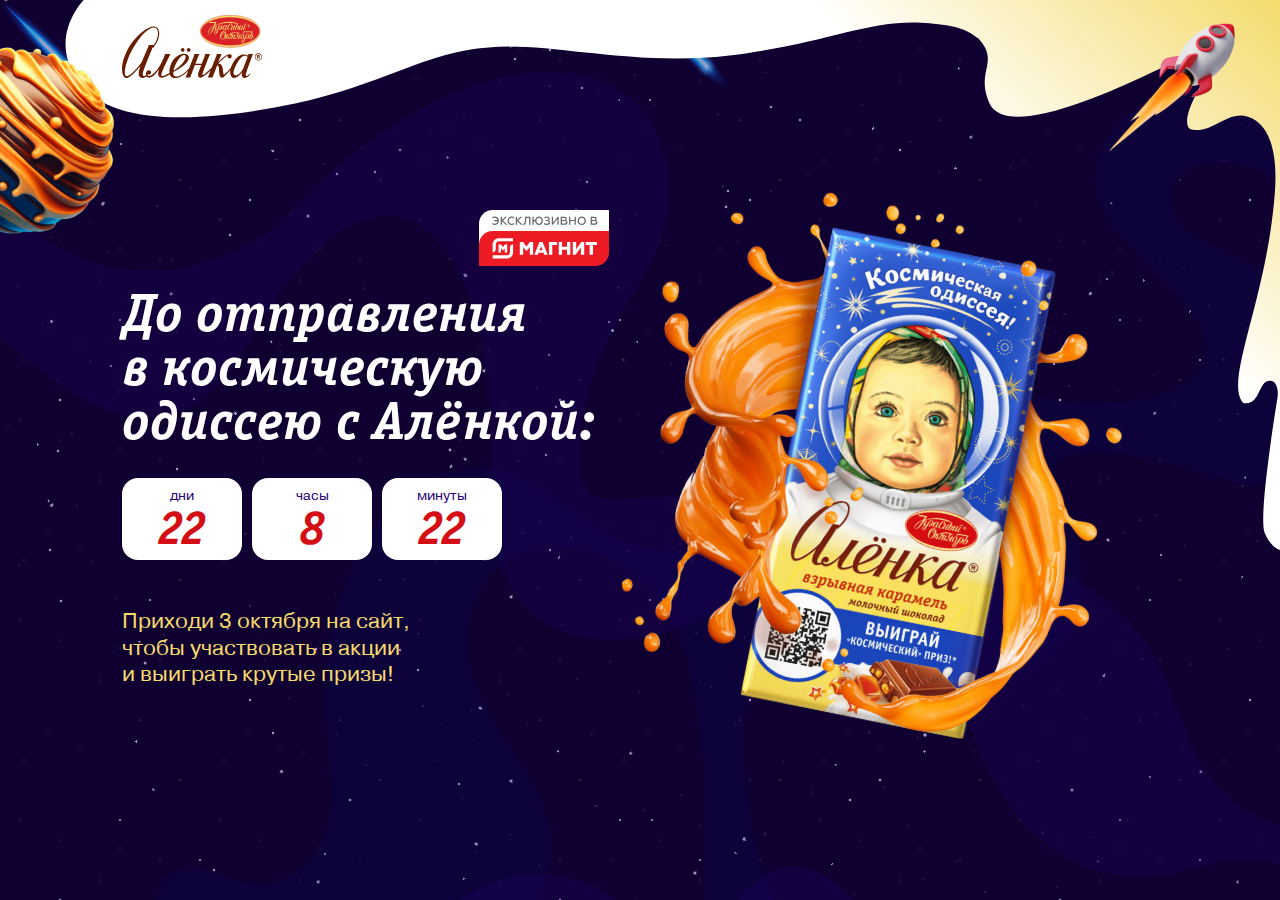
<file: promo.html>
<!DOCTYPE html>
<html lang="ru">
  <head>
    <meta charset="UTF-8" />
    <meta http-equiv="X-UA-Compatible" content="IE=edge" />
    <meta name="viewport" content="width=device-width, initial-scale=1.0" />
    <meta name="description" content="Приходи 3 октября на сайт, чтобы участвовать в акции и выиграть крутые призы!" />
    <meta name="theme-color" content="#000000" />
    <link rel="shortcut icon" href="./assets/img/favicon.ico" type="image/x-icon" />
    <link rel="apple-touch-icon" href="./assets/img/icons/apple-touch-icon.png" />
    <link rel="apple-touch-icon" sizes="57x57" href="./assets/img/icons/apple-touch-icon-57x57.png" />
    <link rel="apple-touch-icon" sizes="72x72" href="./assets/img/icons/apple-touch-icon-72x72.png" />
    <link rel="apple-touch-icon" sizes="76x76" href="./assets/img/icons/apple-touch-icon-76x76.png" />
    <link rel="apple-touch-icon" sizes="114x114" href="./assets/img/icons/apple-touch-icon-114x114.png" />
    <link rel="apple-touch-icon" sizes="120x120" href="./assets/img/icons/apple-touch-icon-120x120.png" />
    <link rel="apple-touch-icon" sizes="144x144" href="./assets/img/icons/apple-touch-icon-144x144.png" />
    <link rel="apple-touch-icon" sizes="152x152" href="./assets/img/icons/apple-touch-icon-152x152.png" />
    <link rel="apple-touch-icon" sizes="180x180" href="./assets/img/icons/apple-touch-icon-180x180.png" />
    <link rel="stylesheet" href="./assets/css/styles.min.css" />
    <title>Алёнка</title>
  </head>
  <body class="body">
    <main class="main">
      <!--Section--HERO-->
      <section class="section section--promo">
        <div class="space-bg">
          <div class="stars-sky"></div>
          <div class="stars-sky"></div>
          <img src="./assets/img/hero/meteor.png" alt="Падающая звезда" class="meteor" />
          <img src="./assets/img/hero/meteor.png" alt="Падающая звезда" class="meteor" />
          <img src="./assets/img/svg/promo_bg.svg" alt="Фоновые линии" class="bg-lines" />
          <img src="./assets/img/svg/promo_bg2.svg" alt="Логотип Алёнка" class="bg-head" />
        </div>
        <div class="section-container">
          <picture class="promo-logo">
            <source media="(min-width:1024px)" srcset="./assets/img/svg/logo-promo.svg" />
            <source media="(max-width:1023px)" srcset="./assets/img/svg/logo-promo-white.svg" />
            <img src="./assets/img/svg/logo-promo.svg" alt="Магнит" />
          </picture>
          <div class="promo">
            <div class="promo__text">
              <img src="./assets/img/svg/magnet.svg" alt="Логотип Алёнка" class="magnet" />
              <h1 class="promo-title">До отправления <br />в космическую <br />одиссею с Алёнкой:</h1>
              <ul class="date-counter">
                <li>
                  <span>дни</span>
                  <p data-js="timer-days">22</p>
                </li>
                <li>
                  <span>часы</span>
                  <p data-js="timer-hours">8</p>
                </li>
                <li>
                  <span>минуты</span>
                  <p data-js="timer-minutes">22</p>
                </li>
              </ul>
              <p class="promo-subtitle">Приходи 3 октября на сайт, чтобы участвовать в акции и выиграть крутые призы!</p>
            </div>
            <div class="promo__image">
              <div class="heroImageScene">
                <img src="./assets/img/hero/alenka.png" alt="Алёнка" class="animated" />
                <img src="./assets/img/hero/alenka_bg.png" alt="Алёнка" />
              </div>
            </div>
          </div>
          <p class="promo-subtitle hidden">Приходи 3 октября на сайт, чтобы участвовать в акции и выиграть крутые призы!</p>
        </div>
        <div class="promo-rocket cube">
          <div class="rocket">
            <img src="./assets/img/hero/raketa2.png" alt="Ракета" class="animated" />
            <img src="./assets/img/hero/raketa.png" alt="Ракета" />
          </div>
        </div>
        <div class="planet planet--small cube">
          <img src="./assets/img/hero/planet_small.png" alt="Алёнка" />
        </div>
      </section>
    </main>
    <script src="./assets/js/timer.js" type="module" defer></script>
    <script src="./assets/js/scripts.js" type="module" defer></script>
  </body>
</html>
</file>
<file: assets/css/styles.min.css>
:root{--color: #1fb946;--biege: #f4db6c;--biege-dark: #fdda52;--red: #d30e14;--button-hover: #af252a;--invalid: #d30e14;--blue-dark: #27007a;--black: #000000;--brown: #681e00;--white: #ffffff;--backdrop: rgba(0, 0, 0, 0.3);--nav-link-color: #05065a;--bg: #05003a;--menu-gradient: linear-gradient(120deg, #f4db6c, #fff8d8, #f4db6c);--modal-bg-radial: radial-gradient(#d3c587 0%, #f4db6c 100%);--modal-bg: linear-gradient(90deg, rgba(244, 219, 108, 1) 0%, rgba(255, 255, 255, 1) 50%, rgba(244, 219, 108, 1) 100%);--paragmatica: "Pragmatica regular", verdana;--paragmatica-bold: "Pragmatica bold", verdana;--serif: "serif", sans-serif;font-synthesis:none;text-rendering:optimizeLegibility;-webkit-font-smoothing:antialiased;-moz-osx-font-smoothing:grayscale}.preloader{display:block;width:100%;height:100%;min-height:100vh;position:fixed;left:0px;top:0px;z-index:99999;pointer-events:all;overflow:hidden}.preloader .space-bg{background:var(--bg);transition:1s cubic-bezier(0.62, 0.18, 0.6, 0.91);opacity:1;height:150vh}.preloader .preloader__rocket{display:flex;flex-wrap:wrap;justify-content:center;align-items:center;align-content:center;width:100%;height:100%;position:absolute;transition:1s cubic-bezier(0.62, 0.18, 0.6, 0.91)}.preloader .preloader__rocket .rocket{left:auto;top:auto;width:150px;height:150px;transform:translate(-20%, 0%);transition:1s}.preloader.hidden{pointer-events:none}.preloader.hidden .space-bg{opacity:0}.preloader.hidden .rocket{opacity:0}@font-face{font-family:"Pragmatica regular";src:url("../fonts/ok-pragmatica-regular.woff2") format("woff2"),url("../fonts/ok-pragmatica-regular.woff") format("woff");font-weight:400;font-style:normal;font-display:swap}@font-face{font-family:"Pragmatica bold";src:url("../fonts/ok-pragmatica-bold.woff2") format("woff2"),url("../fonts/ok-pragmatica-bold.woff") format("woff");font-weight:600;font-style:normal;font-display:swap}@font-face{font-family:"serif";src:url("../fonts/serif.woff2") format("woff2"),url("../fonts/serif.woff") format("woff");font-weight:400;font-style:oblique;font-display:swap}*,*:before,*:after{box-sizing:border-box;margin:0;padding:0}html,body{height:100%;font-family:var(--paragmatica);-webkit-font-smoothing:antialiased;-moz-osx-font-smoothing:grayscale}header,footer{width:100%}img,picture{display:block;-o-object-fit:cover;object-fit:cover;max-width:100%}button{display:flex;flex-wrap:wrap;gap:12px;justify-content:center;align-items:center;align-content:center;outline:none;background:none;border:none;padding:0;cursor:pointer}a{display:inline-block;text-decoration:none;cursor:pointer;color:inherit}.cube:before{content:"";display:block;width:100%;padding-top:100%}input{outline:none}ul,menu,ol{list-style:none}input[type=date],input[type=time]{width:100%;min-width:100%;-webkit-appearance:none;-moz-appearance:none;appearance:none}h1,h2,h3,h4,h5,h6{display:block;font-weight:400;font-family:var(--serif);font-style:oblique}.title.title--h1{font-size:74px;line-height:1.05}@media screen and (max-width: 1279px){.title.title--h1{font-size:58px}}@media screen and (max-width: 767px){.title.title--h1{font-size:36px}}.title.title--h2{font-size:46px;line-height:1.2;text-transform:uppercase}.title.title--h2 strong{font-size:68px}@media screen and (max-width: 767px){.title.title--h2{font-size:24px}.title.title--h2 strong{font-size:34px}}.title.title--h3{font-size:40px;line-height:1.2}@media screen and (max-width: 1365px){.title.title--h3{font-size:36px}}@media screen and (max-width: 1279px){.title.title--h3{font-size:30px}}@media screen and (max-width: 1023px){.title.title--h3{font-size:40px}}.title.title--h4{font-size:30px;line-height:1.2}@media screen and (max-width: 1365px){.title.title--h4{font-size:28px}}@media screen and (max-width: 1279px){.title.title--h4{font-size:20px}}@media screen and (max-width: 767px){.title.title--h4{font-size:30px}}.subtitle{font-size:36px;line-height:1.3;color:var(--biege)}@media screen and (max-width: 1279px){.subtitle{font-size:30px}}@media screen and (max-width: 767px){.subtitle{font-size:20px}}@-webkit-keyframes rotate{from{transform:rotate(0deg)}to{transform:rotate(360deg)}}@keyframes rotate{from{transform:rotate(0deg)}to{transform:rotate(360deg)}}@-webkit-keyframes moveUpDown{0%{transform:translateY(0)}50%{transform:translateY(-8%)}100%{transform:translateY(0)}}@keyframes moveUpDown{0%{transform:translateY(0)}50%{transform:translateY(-8%)}100%{transform:translateY(0)}}@-webkit-keyframes raketa{0%{transform:skale(1) translate(0%, 0%)}50%{transform:scale(0.8) translate(5%, -5%)}100%{transform:translateY(1) translate(0%, 0%)}}@keyframes raketa{0%{transform:skale(1) translate(0%, 0%)}50%{transform:scale(0.8) translate(5%, -5%)}100%{transform:translateY(1) translate(0%, 0%)}}@-webkit-keyframes fallingStar{0%{transform:translate(-500px, -500px)}40%{transform:translate(-500px, -500px)}60%{transform:translate(3500px, 3500px)}to{transform:translate(3500px, 3500px)}}@keyframes fallingStar{0%{transform:translate(-500px, -500px)}40%{transform:translate(-500px, -500px)}60%{transform:translate(3500px, 3500px)}to{transform:translate(3500px, 3500px)}}.history{display:block;width:100%;height:100vh;position:fixed;left:0px;top:0px;z-index:9999;pointer-events:none;opacity:0;visibility:hidden;transition:opacity 1s;color:var(--white)}.history.active{pointer-events:all;opacity:1;visibility:visible}.history .button--white{position:absolute;left:50px;top:50px;z-index:10}@media screen and (max-width: 1439px){.history .button--white{left:30px;top:30px}}@media screen and (max-width: 1023px){.history .button--white{left:20px;top:20px;font-size:16px}}.history .scroll-down{position:absolute;right:100px;bottom:100px;z-index:10;width:70px;height:70px}@media screen and (max-width: 1439px){.history .scroll-down{width:50px;height:50px;right:50px;bottom:50px}}@media screen and (max-width: 1023px){.history .scroll-down{width:42px;height:42px;right:20px;bottom:75px}}.history-scens,.history-scens__item{position:absolute;width:100%;height:100vh;left:0px;top:0px;z-index:2;display:flex;flex-wrap:wrap;justify-content:center;align-items:center;align-content:center;pointer-events:all}.history-rocket-image{position:relative;width:300px;height:300px}@media screen and (max-width: 1023px){.history-rocket-image{width:200px;height:200px}}.history-scens__item{z-index:3;transition:1s cubic-bezier(0.62, 0.18, 0.6, 0.91)}.history-rocket{transition:1s cubic-bezier(0.62, 0.18, 0.6, 0.91) 0s;transform:scale(1) translate(-40%, 80%);opacity:0}.history-text__list{display:flex;flex-wrap:wrap;justify-content:center;align-items:center;align-content:center;position:absolute;width:100%;height:150px;bottom:60px;font-size:48px;line-height:1.25;font-family:var(--serif);font-style:oblique;color:var(--biege);margin-top:auto}@media screen and (max-width: 1439px){.history-text__list{bottom:40px;font-size:40px}}@media screen and (max-width: 1023px){.history-text__list{padding:0px 20px;font-size:28px;bottom:110px}.history-text__list br{display:none}}.history-text__list span{color:var(--white)}.history-text__list li{position:absolute;bottom:0px;text-align:center}.history-text__list li:nth-child(4){position:relative}.history-text__list li p{display:inline-block}@media screen and (max-width: 1023px){.history-text__list li{padding:0px 10px}}.history-text__list li:before{content:"“";font-size:300px;line-height:.5;position:absolute;right:100%;margin-right:-64px;opacity:.2;top:0px;font-family:var(--paragmatica)}@media screen and (max-width: 1439px){.history-text__list li:before{font-size:200px;margin-right:-50px}}@media screen and (max-width: 1023px){.history-text__list li:before{margin-right:0px;right:auto;left:-10px}}.history-text{transform:translate(0%, 0%);opacity:1}.history-text .history-text__item{transition:.3s ease-in-out .35s;opacity:0}.meteorits{background:url("../img/history/meteorites.png") no-repeat right top;background-size:auto 100%;transform:scale(1) translate(40%, -40%);opacity:0}@media screen and (max-width: 1023px){.meteorits{background:url("../img/history/meteorites_mobil.png") no-repeat right top;background-size:100% auto;transform:scale(1) translate(50%, -20%)}}.magnit-galaxy{background:url("../img/history/magneto.png") no-repeat right top;background-size:auto 80%;transform:scale(1) translate(40%, -40%);opacity:0}@media screen and (max-width: 1023px){.magnit-galaxy{background:url("../img/history/magneto_mobil.png") no-repeat center top;background-size:140% auto}}.magnit-logo{transform:translate(0%, -30%)}.magnit-logo img{position:absolute;top:60px}@media screen and (max-width: 1439px){.magnit-logo img{top:50px;width:120px}}@media screen and (max-width: 1023px){.magnit-logo img{top:20px;right:20px;width:120px}}.magnit-logo2{transform:translate(0%, -30%)}.magnit-logo2 img{position:absolute;width:192px;top:60px}@media screen and (max-width: 1439px){.magnit-logo2 img{top:50px;width:120px}}@media screen and (max-width: 1023px){.magnit-logo2 img{top:20px;right:20px;width:140px}}.karamel-planet{transform:translate(10%, -30%);opacity:0}@media screen and (max-width: 1023px){.karamel-planet{transform:translate(40%, 0%)}}.karamel-planet .planet{transition:1s cubic-bezier(0.62, 0.18, 0.6, 0.91);transform:scale(0);position:absolute;right:0px;top:0px;width:130vh}@media screen and (max-width: 1023px){.karamel-planet .planet{width:80vh}}.karamel-planet .planet img{-webkit-animation:moveUpDown 5s ease-in-out infinite;animation:moveUpDown 5s ease-in-out infinite}.final-slide{display:flex;flex-wrap:wrap;justify-content:center;align-items:center;align-content:center;transform:translate(0%, 20%);opacity:0;transition:.8s cubic-bezier(0.62, 0.18, 0.6, 0.91)}.final-slide .final-slide-container{display:flex;flex-wrap:wrap;justify-content:center;align-items:center;align-content:center;width:100%;max-width:1200px}@media screen and (max-width: 1439px){.final-slide .final-slide-container{max-width:1024px}}@media screen and (max-width: 1279px){.final-slide .final-slide-container{max-width:calc(100% - 100px)}.final-slide .final-slide-container br{display:none}}@media screen and (max-width: 1023px){.final-slide .final-slide-container{max-width:calc(100% - 40px)}}.final-slide .final-slide__text{width:50%}@media screen and (max-width: 1023px){.final-slide .final-slide__text{width:100%;order:2}}.final-slide .final-slide__text h2{font-size:48px;line-height:1.2;color:var(--biege)}@media screen and (max-width: 1439px){.final-slide .final-slide__text h2{font-size:40px}}@media screen and (max-width: 1023px){.final-slide .final-slide__text h2{font-size:28px;text-align:center}}.final-slide .final-slide__text h2 span{color:var(--white)}.final-slide .final-slide__image{position:relative;width:50%}@media screen and (max-width: 1023px){.final-slide .final-slide__image{width:90%}}.intro-text{transform:translate(0%, -50%)}@media screen and (max-width: 1023px){.intro-text{transform:translate(0%, -100%)}}.intro-text h2{position:absolute;top:8%;font-family:var(--serif);font-style:oblique;font-size:44px;font-weight:400;line-height:1.2;text-align:left}@media screen and (max-width: 1439px){.intro-text h2{font-size:38px}}@media screen and (max-width: 1023px){.intro-text h2{font-size:28px}}.home-inside{background:url("../img/history/home_inside.png") no-repeat center center/cover;transform:scale(2) translate(0%, 20%);opacity:0}@media screen and (max-width: 1023px){.home-inside{background:url("../img/history/home_inside_mobil.png") no-repeat center center/cover;transform:scale(5) translate(0%, 5%)}}.home-outside{height:200%;background:url("../img/history/home.png") no-repeat center bottom/cover;transform:scale(1.7) translate(0%, 50%);opacity:1}@media screen and (max-width: 1023px){.home-outside{height:125%;transform:scale(1) translate(0%, 110%);background:url("../img/history/home_mobil.png") no-repeat center bottom/cover}}.scene--7 .final-slide{transition:.5s ease-out .5s;transform:translate(0%, 0%);opacity:1}.scene--7 .history-text{transform:translate(0%, 30%);opacity:0}.scene--7 .history-text__item--4{opacity:1}.scene--7 .magnit-logo2{transform:scale(1) translate(0%, 0%)}.scene--6 .history-text__item--4{opacity:1}.scene--6 .history-rocket{transform:scale(0.3) translate(100%, -10%);opacity:0}.scene--6 .magnit-galaxy{transform:scale(3) translate(0%, 0%);opacity:0}.scene--6 .karamel-planet{opacity:1}.scene--6 .karamel-planet .planet{transform:scale(1)}.scene--5 .history-text__item--3{opacity:1}.scene--5 .meteorits{transform:scale(1) translate(-100%, 100%);opacity:0}.scene--5 .magnit-galaxy{transform:scale(1) translate(0%, 0%);opacity:1}@media screen and (max-width: 1023px){.scene--5 .magnit-galaxy{transform:scale(1) translate(0%, 5%)}}.scene--5 .magnit-logo{transform:scale(1) translate(0%, 0%)}.scene--5 .history-rocket{transform:scale(0.3) translate(55%, 20%);opacity:1}@media screen and (max-width: 1023px){.scene--5 .history-rocket{transform:scale(0.2) translate(-200%, 30%)}}.scene--4 .history-rocket{transform:scale(0.5) translate(-40%, 60%);opacity:1}@media screen and (max-width: 1023px){.scene--4 .history-rocket{transform:scale(0.5) translate(-60%, 25%)}}.scene--4 .history-text__item--2{opacity:1}.scene--4 .meteorits{transform:scale(1) translate(5%, -10%);opacity:1}@media screen and (max-width: 1023px){.scene--4 .meteorits{transform:scale(1) translate(0%, 0%)}}.scene--3 .history-rocket{transform:scale(1) translate(0%, 0%);opacity:1}.scene--3 .history-text__item--1{opacity:1}.scene--2 .home-outside{transform:scale(1) translate(0%, -35%);opacity:1}@media screen and (max-width: 1023px){.scene--2 .home-outside{transform:scale(1) translate(0%, -10%)}}.scene--2 .history-text{transform:translate(0%, 30%);opacity:0}.scene--2 .history-text__item--1{opacity:1}.scene--1 .intro-text{transform:translate(0%, 0%)}@media screen and (max-width: 1023px){.scene--1 .intro-text{transform:translate(0%, 22%)}}.scene--1 .home-outside{transform:scale(0.54) translate(0%, -35%);opacity:.5}@media screen and (max-width: 1023px){.scene--1 .home-outside{transform:scale(0.5) translate(0%, 0%)}}.scene--1 .home-inside{transform:scale(1) translate(0%, 0%);opacity:1}.scene--1 .history-text{transform:translate(0%, 30%);opacity:0}.section--promo{color:var(--white);height:auto;min-height:100vh;overflow:hidden}.section--promo .section-container{padding:0px 20px;justify-content:flex-start;align-items:center;align-content:center;height:100%;min-height:100vh;width:80%;min-width:1200px;max-width:80%}.promo-logo{position:absolute;top:15px;width:174px}@media screen and (max-width: 767px){.promo-logo{width:30px}}.promo{display:flex;width:100%;justify-content:center;align-items:center;align-content:center;margin-bottom:auto}.promo .magnet{width:200px;margin-left:auto;position:relative;right:-80px}.promo__text{display:flex;max-width:580px;flex-wrap:wrap;gap:20px;width:47%}.promo__image{position:relative;display:grid;place-items:center;max-width:646px;width:53%;margin-top:50px}.promo__image:before{content:"";display:block;width:100%;padding-top:100%}.promo-title{font-size:64px;line-height:1}.promo-subtitle{font-size:34px;color:var(--biege);line-height:1.2;margin-top:20px;max-width:448px}.promo-subtitle.hidden{display:none}.date-counter{display:inline-flex;gap:10px;margin:30px 0px}.date-counter li{display:grid;place-items:center;width:120px;height:82px;border-radius:16px;z-index:1;padding:12px;background:var(--white)}.date-counter li span{font-size:14px;line-height:1;color:var(--blue-dark)}.date-counter li p{font-family:var(--serif);font-style:oblique;font-size:48px;line-height:1;color:var(--red)}.promo-rocket{display:block;width:200px;position:absolute;right:3.2%;top:2.5%}@media screen and (max-width: 1440px){.promo-logo{width:140px}.promo .magnet{width:160px}.promo-title{font-size:60px}.promo-subtitle{font-size:28px;max-width:378px}.date-counter{margin:20px 0px}.promo-rocket{width:130px;right:3.5%}}@media screen and (max-width: 1366px){.promo{justify-content:space-between}.promo .magnet{width:130px;right:0px}.promo-title{font-size:54px}.promo-subtitle{font-size:22px;max-width:294px}.section--promo .section-container{width:84%;min-width:auto;max-width:84%}.promo__image{max-width:550px;margin-top:30px}.date-counter{margin:10px 0px}}@media screen and (max-width: 1279px){.promo-title{font-size:36px}.date-counter li{width:90px;height:60px;border-radius:12px;z-index:1;padding:8px}.date-counter li span{font-size:11px}.date-counter li p{font-size:34px}.promo-subtitle{font-size:20px;max-width:304px}.promo-logo{width:110px}}@media screen and (max-width: 1023px){.section--promo .section-container{display:block;padding:40px 20px;margin:0 auto;height:100%;min-height:100vh;width:100%;min-width:320px;max-width:100%}.promo-title{margin-top:10px}.promo-subtitle{text-align:center;margin:0 auto;display:none}.promo-subtitle.hidden{display:block;margin-bottom:20px;margin-top:20px}.promo-logo{position:relative;left:50%;transform:translate(-100%, 0%);top:0px;width:130px;margin-bottom:-56px}.promo .magnet{width:98px;left:50%;margin-left:26px;margin-top:15px}.promo{max-width:400px;justify-content:center;flex-wrap:wrap;margin:0 auto}.promo__text{max-width:100%;flex-wrap:nowrap;flex-direction:column;gap:20px;width:100%}.promo__image{max-width:100%;width:100%;margin-top:30px}.section--promo .planet.planet--small{display:none}.promo-rocket{width:100px;position:absolute;right:auto;left:50%;transform:translate(-50%, 230px);margin-left:130px;z-index:10}}.section--hero{color:var(--white);padding-top:68px;overflow:hidden}@media screen and (max-width: 767px){.section--hero{padding-top:50px}}.section--hero .planet.planet--small{transform:translate(-50%, 100px);z-index:0}@media screen and (max-width: 1023px){.section--hero .planet.planet--small{left:auto;right:0px;transform:translate(40%, 150px)}}@media screen and (max-width: 767px){.section--hero .planet.planet--small{width:109px;transform:translate(50%, 70px)}}.section--hero .scroll-down{margin:0 auto;margin-top:-70px;position:relative;z-index:2}@media screen and (max-width: 1279px){.section--hero .scroll-down{margin-top:-50px}}@media screen and (max-width: 1023px){.section--hero .scroll-down{margin:0;margin-top:-50px;margin-left:auto}}@media screen and (max-width: 767px){.section--hero .scroll-down{margin-top:-30px}}@media screen and (max-width: 767px){.section--hero .section-container{padding-top:50px;padding-bottom:0px}}.rocket{display:block;position:absolute;left:0px;top:0px;width:100%;height:100%}.rocket img{position:absolute;left:0px;bottom:0px;width:100%;height:100%}.rocket img.animated{-webkit-animation:raketa .3s ease-out infinite;animation:raketa .3s ease-out infinite}.heroImageScene{position:absolute;width:100%;height:100%;left:0px;top:0px;transform:rotate(11deg)}.heroImageScene img{position:absolute;width:100%;height:100%;left:0px;top:0px;-webkit-user-select:none;-moz-user-select:none;-ms-user-select:none;user-select:none}.heroImageScene img.animated{top:4%;-webkit-animation:moveUpDown 3s ease-in-out infinite;animation:moveUpDown 3s ease-in-out infinite}.hero{display:flex;flex-wrap:wrap;width:100%;justify-content:space-between;align-items:flex-start;align-content:flex-start;position:relative;margin-top:46px;z-index:2}@media screen and (max-width: 767px){.hero{margin-top:0px}}.hero__text{display:flex;position:relative;flex-direction:column;gap:38px;width:55%}@media screen and (max-width: 1023px){.hero__text{width:100%}}@media screen and (max-width: 767px){.hero__text{gap:14px}}.hero__text .magnet-logo{width:192px;margin-left:auto;margin-bottom:-50px;margin-right:-50px}@media screen and (max-width: 1279px){.hero__text .magnet-logo{margin-bottom:-25px;margin-right:-25px;width:150px}}@media screen and (max-width: 1023px){.hero__text .magnet-logo{order:3;margin-bottom:0px;margin-right:0px;margin-top:-40px}}@media screen and (max-width: 767px){.hero__text .magnet-logo{width:128px;margin-top:-20px;margin-bottom:20px}}.hero__text .title{max-width:640px}@media screen and (max-width: 1023px){.hero__text .title{max-width:550px;order:1}}@media screen and (max-width: 767px){.hero__text .title{max-width:325px}}.hero__text .subtitle{max-width:620px}@media screen and (max-width: 1023px){.hero__text .subtitle{order:2}}@media screen and (max-width: 767px){.hero__text .subtitle{max-width:310px}}.hero__image{width:45%}@media screen and (max-width: 1023px){.hero__image{width:100%;max-width:600px;margin:0 auto}}.hero__image .hero__image-wrapper{display:block;width:620px;position:relative}@media screen and (max-width: 1279px){.hero__image .hero__image-wrapper{width:110%}}@media screen and (max-width: 1023px){.hero__image .hero__image-wrapper{width:100%}}.scroll-down{width:54px;height:54px}@media screen and (max-width: 767px){.scroll-down{width:32px;height:32px}}.hero__runtext{display:block;position:relative;width:1000%;z-index:1}.section--rules{padding-top:70px;padding-bottom:100px;z-index:2}.rules{display:flex;width:100%;flex-wrap:wrap;justify-content:center;align-items:flex-start;align-content:flex-start;position:relative;gap:50px;padding:24px 30px;border-radius:46px;background:radial-gradient(70% 240.71% at 49.62% 52.1%, rgba(255, 255, 255, 0.9) 0%, rgba(244, 219, 108, 0.9) 100%);color:var(--brown);text-align:center;counter-reset:item;z-index:1}.rules li{position:relative;width:calc((100% - 200px)/5)}.rules li:before{content:counter(item, decimal-leading-zero);counter-increment:item;font-family:var(--serif);font-style:oblique;font-size:128px;line-height:1;opacity:.1}.rules li .button{position:absolute;width:204px;left:50%;transform:translate(-50%, 0%)}.rules li .title{position:relative;width:calc(100% + 50px);transform:translate(-25px, 0%);color:var(--red);margin-bottom:4px;margin-top:-45px}.rules li p{font-size:18px;line-height:1.1;margin-bottom:8px}@media screen and (max-width: 1365px){.rules{gap:20px}.rules li{width:calc((100% - 80px)/5)}.rules li:before{font-size:100px}.rules li .title{width:calc(100% + 20px);transform:translate(-10px, 0%);margin-top:-40px}.rules li p{font-size:16px}}@media screen and (max-width: 1279px){.rules{gap:10px}.rules li{width:calc((100% - 40px)/5)}.rules li:before{font-size:100px}.rules li .title{width:calc(100% + 10px);transform:translate(-5px, 0%)}.rules li p{font-size:15px}}@media screen and (max-width: 1023px){.rules{gap:10px;padding-bottom:40px}.rules li{position:static;width:calc((100% - 10px)/2)}.rules li:before{font-size:100px}.rules li .title{width:100%;transform:translate(0px, 0%)}.rules li p{font-size:18px}.rules li .button{bottom:-25px}}@media screen and (max-width: 767px){.rules{gap:24px;padding:20px;padding-bottom:40px;margin-bottom:320px;border-radius:32px}.rules li{width:100%}.rules li:before{font-size:128px}.rules li p br{display:none}.rules li .button{bottom:-25px}}.section--prizes{z-index:3;text-align:center;overflow:visible;color:var(--brown);background-size:100% auto}.section--prizes .section-container{z-index:2}.section--prizes .button.button--big,.section--winners .button.button--big{position:relative;bottom:-55px;margin:0 auto}@media screen and (max-width: 1279px){.section--prizes .button.button--big,.section--winners .button.button--big{bottom:-65px}}@media screen and (max-width: 1023px){.section--prizes .button.button--big,.section--winners .button.button--big{bottom:-55px}}@media screen and (max-width: 767px){.section--prizes .button.button--big,.section--winners .button.button--big{bottom:-45px}}.section--winners .button.button--big{margin-top:-55px}@media screen and (max-width: 1279px){.section--winners .button.button--big{margin-top:-65px}}@media screen and (max-width: 1023px){.section--winners .button.button--big{bottom:-88px;margin-top:-75px}}@media screen and (max-width: 767px){.section--winners .button.button--big{bottom:-55px;margin-top:-70px}}.yellow-gradient{display:block;position:absolute;top:-70px;width:100%;height:calc(100% + 140px);-o-object-fit:fill;object-fit:fill}@media screen and (max-width: 1023px){.yellow-gradient{top:-50px;height:calc(100% + 100px)}}@media screen and (max-width: 767px){.yellow-gradient{top:-30px;height:calc(100% + 60px)}}.yellow-gradient img{position:absolute;width:100%;height:100%;-o-object-fit:fill;object-fit:fill}@media screen and (max-width: 767px){.section--winners .yellow-gradient{top:-20px;height:calc(100% + 40px)}}.prizes{display:flex;flex-wrap:wrap;justify-content:center;align-items:flex-end;align-content:flex-end;margin-top:30px}.prizes .title{text-transform:uppercase}.prizes__primary{width:25%}@media screen and (max-width: 1023px){.prizes__primary{width:100%;margin-bottom:40px}}.prizes__primary .prize{background:var(--white);padding-top:40px}@media screen and (max-width: 767px){.prizes__primary .prize{padding-bottom:30px}}.prize__list{width:75%}@media screen and (max-width: 1023px){.prize__list{width:100%}}.prize__list>.title{font-size:32px}.prize__list ul{display:flex;flex-wrap:wrap;justify-content:center;align-items:flex-end;align-content:flex-end}.prize__list ul li{width:33.333333%}@media screen and (max-width: 1023px){.prize__list ul li{width:100%}}.prize{border-radius:46px;padding:20px;max-width:500px;margin:0 auto;z-index:1}@media screen and (max-width: 767px){.prize{padding-bottom:0px}}.prize .prize__image{max-width:300px;margin:0 auto}.prize h4.title{margin-top:-20px;margin-bottom:20px;min-height:72px;color:var(--red)}@media screen and (max-width: 1365px){.prize h4.title{min-height:67.19px;margin-bottom:10px}}@media screen and (max-width: 1279px){.prize h4.title{min-height:48px}}@media screen and (max-width: 1023px){.prize h4.title{font-size:30px;min-height:1px}}.prize p{font-size:15px;line-height:1.125;min-height:64.5px}@media screen and (max-width: 1365px){.prize p{font-size:14px;min-height:63px}}@media screen and (max-width: 1279px){.prize p{font-size:11px;min-height:54px}}@media screen and (max-width: 1023px){.prize p{font-size:16px;min-height:1px}}.section--test{overflow:hidden;color:var(--white);z-index:0}.section--test .section-container{justify-content:center}.test{width:100%;margin-top:100px}@media screen and (max-width: 767px){.test{margin-top:250px}}.test .title--h2{max-width:634px;text-align:center;padding-top:50px;margin:0 auto}.test .title--h2 strong{color:var(--biege)}.step-counter{display:inline-block;color:var(--red);font-family:var(--serif);font-style:oblique;font-size:32px;transition:.3s;opacity:1}.step-counter.hidden{opacity:0}@media screen and (max-width: 767px){.step-counter{display:block;width:100%;margin-bottom:5px;font-size:20px}}.steps{display:block;width:100%;max-width:1000px;margin:40px auto;height:auto}@media screen and (max-width: 1023px){.steps{min-height:auto}}.step{display:none;width:100%;position:relative;padding:0px 50px;color:var(--biege);opacity:0;visibility:hidden;pointer-events:none;transition:opacity .3s}@media screen and (max-width: 767px){.step{padding:0px}}.step>.step{padding:0px}.step.active{display:inline-block}@media screen and (max-width: 1023px){.step.active{display:flex;flex-wrap:wrap;justify-content:center}}.step.visible{opacity:1;visibility:visible;pointer-events:all}.step .white{color:var(--white)}.step__text{display:inline-flex;flex-wrap:wrap;justify-content:flex-start;align-items:flex-start;align-content:flex-start;gap:24px;width:55%;max-width:488px;float:left}@media screen and (max-width: 1023px){.step__text{width:100%;max-width:100%;float:none}}.step__text.full{width:100%;max-width:650px}.step__text.final{display:flex;flex-direction:column;justify-content:center;align-items:center;align-content:center;width:100%;max-width:100%}.step__text.final .rocket{position:relative;width:230px;height:230px}.step__text.final b{display:block;max-width:600px;margin:0 auto;text-align:center}.step__text.final .button{min-width:400px;margin-top:10px}@media screen and (max-width: 767px){.step__text.final .button{min-width:100%}}.step__text h2{font-size:48px;line-height:1}@media screen and (max-width: 1023px){.step__text h2{margin-bottom:40px}}@media screen and (max-width: 767px){.step__text h2{font-size:32px;margin-bottom:30px}}.step__text h3{font-size:46px;line-height:1}@media screen and (max-width: 1023px){.step__text h3{margin-bottom:40px}}@media screen and (max-width: 767px){.step__text h3{font-size:32px;margin-bottom:30px}}.step__text b{font-size:32px;line-height:1;font-family:var(--serif);font-style:oblique}@media screen and (max-width: 767px){.step__text b{font-size:24px}}.step__text p{font-size:24px;line-height:1.2;margin-top:36px}@media screen and (max-width: 767px){.step__text p{font-size:14px}}.step__text span,.step__text p{color:var(--white)}.step__actions{display:inline-flex;flex-wrap:wrap;justify-content:flex-start;align-items:flex-start;align-content:flex-start;gap:30px;width:44%;max-width:400px;float:right}@media screen and (max-width: 1023px){.step__actions{width:100%;float:none}}.step__actions .form{max-width:100%;width:100%}.step__actions .form .file-reset{right:20px;top:20px}.step__actions .form .download-file{width:100%;height:400px}@media screen and (max-width: 767px){.step__actions .form .download-file{height:280px}}.step__actions .form .label-for-file{width:100%;max-width:100%;height:100%;border:2px dashed var(--biege);border-radius:46px;background-color:rgba(0,0,0,0);display:flex;flex-direction:column;align-items:center;justify-content:center;position:relative;z-index:1}@media screen and (max-width: 767px){.step__actions .form .label-for-file{border-radius:30px}}.step__actions .form .label-for-file.invalid{border:2px dashed var(--invalid)}.step__actions .form .label-for-file.loaded{border:none}.step__actions .form .label-for-file .label__text{margin:0;font-size:24px;color:gray}.step__actions .form .label-for-file img{position:absolute;width:100px;height:90px}.section--lk .section-container{z-index:2}.section--lk .bg-lines{min-height:120vh}@media screen and (max-width: 767px){.section--lk{margin-top:0px}.section--lk .hero__runtext{margin-bottom:10px}}.lk-hero{width:100%}.lk-hero .title{text-align:center;margin-top:100px;margin-bottom:30px}@media screen and (max-width: 767px){.lk-hero .title{margin-top:0px}}.user-info{display:flex;flex-wrap:wrap;width:100%;max-width:420px;margin:0 auto;gap:14px;position:relative;z-index:4}.user-info li{width:100%;text-align:center}.user-info h2{font-size:32px;line-height:1;color:var(--biege)}@media screen and (max-width: 767px){.user-info h2{font-size:28px}}.user-info a{display:inline-flex;justify-content:center;align-items:center;align-content:center;font-size:16px;gap:6px;border-bottom:1px solid rgba(255,255,255,0);transition:.3s}.user-info a:hover span{border-bottom:1px solid rgba(255,255,255,.8)}.user-info button{margin:0 auto;cursor:pointer;color:var(--white);border-bottom:1px solid rgba(255,255,255,.8)}.user-info button:hover{color:var(--biege);border-bottom:1px solid var(--biege)}.section.section--winners{z-index:2}.section--slider{padding-top:150px;background-size:100% auto;text-align:center;color:var(--white);overflow:hidden;z-index:0}.section--slider .title{width:100%}.section--slider .title span{color:var(--biege)}@media screen and (max-width: 767px){.section--slider{padding-top:100px}}.subtitle.subtitle--lk{font-size:24px;line-height:1.2;max-width:680px;margin:0 auto;margin-top:34px}.subtitle.subtitle--lk a{color:var(--white);border-bottom:1px solid var(--white)}@media screen and (max-width: 767px){.subtitle.subtitle--lk{font-size:18px}.subtitle.subtitle--lk br{display:none}}.slider-button{display:flex;flex-wrap:wrap;justify-content:center;align-items:center;align-content:center;width:100%;gap:33px;margin-top:55px;position:relative;overflow:hidden}@media screen and (max-width: 1279px){.slider-button{flex-direction:column}}.slider-button .try-count{position:absolute;margin-left:720px}@media screen and (max-width: 1279px){.slider-button .try-count{font-size:18px;position:relative;margin-left:0px}}.try-count{display:inline-block;color:var(--biege);font-family:var(--serif);font-style:oblique;font-size:24px;line-height:1}.look{display:flex;flex-wrap:wrap;justify-content:space-between;align-items:center;align-content:flex-end;width:400px;padding:30px;border-radius:46px;position:relative;z-index:1;overflow:hidden;background:var(--black)}.look:before{content:"";display:block;width:100%;padding-top:135%}.look img{position:absolute;left:0px;top:0px;width:100%;height:100%;opacity:1;transition:.3s;-webkit-user-select:none;-moz-user-select:none;-ms-user-select:none;user-select:none;pointer-events:none}.look:hover img{opacity:.7}.look:hover .look__buttons{transform:translate(0px, 0px);opacity:1}.swiper--look{margin-top:40px;width:100%;overflow:visible}.swiper--look .swiper-slide{width:auto}@media screen and (max-width: 767px){.look{width:302px;padding:20px;border-radius:34px}.look:hover img{opacity:1}}.look__buttons{display:flex;width:calc(100% - 60px);flex-wrap:wrap;justify-content:space-between;align-items:center;position:absolute;left:30px;bottom:30px;transition:.3s;transform:translate(0px, 10px);opacity:0}@media screen and (max-width: 767px){.look__buttons{opacity:1;transform:translate(0px, 0px);left:20px;bottom:20px;width:calc(100% - 40px)}}.look__buttons .button.button--biege{font-size:20px;height:54px;padding:0px 24px}@media screen and (max-width: 767px){.look__buttons .button.button--biege{font-size:16px;height:40px;padding:0px 16px;transform:translate(0px, 0px)}}.body{display:flex;width:100%;height:100vh;flex-direction:column;justify-content:space-between;align-items:center;align-content:flex-start;position:relative;color:var(--brown);background-attachment:fixed;overflow-x:hidden;overflow-y:scroll;font-family:var(--paragmatica);font-weight:normal}@media screen and (max-width: 1023px){.body{background-attachment:scroll}}.body.freez{overflow-x:hidden;overflow-y:hidden}.body.body--history{overflow-x:hidden;overflow-y:hidden}.body.body--history header,.body.body--history footer,.body.body--history section{opacity:0;pointer-events:none;-webkit-user-select:none;-moz-user-select:none;-ms-user-select:none;user-select:none}.main{flex:1;width:100%;position:relative;z-index:1}header,footer,section{transition:opacity 1s}.space-bg{position:absolute;left:0px;top:0px;width:100%;height:100%;overflow:hidden;z-index:0;background:#000 url("../img/svg/space.svg") repeat left top}.space-bg img{opacity:1;position:absolute;left:0px;top:0px;width:100%;height:100%;-o-object-fit:cover;object-fit:cover;z-index:2}.space-bg img.history-bg{opacity:.5}.space-bg img.bg-lines{-o-object-fit:fill;object-fit:fill}@media screen and (max-width: 1023px){.space-bg img.bg-lines{-o-object-fit:cover;object-fit:cover}}.space-bg img.meteor{z-index:1;width:auto;height:auto;left:0%;top:0%;-webkit-animation:fallingStar 10s linear infinite 0s;animation:fallingStar 10s linear infinite 0s}.space-bg img.meteor+.meteor{left:50%;-webkit-animation:fallingStar 10s linear infinite .5s;animation:fallingStar 10s linear infinite .5s}.space-bg img.bg-head{width:100%;height:auto;-o-object-fit:contain;object-fit:contain}@media screen and (max-width: 1023px){.space-bg img.bg-head{display:none}}.space-bg:before{content:"";position:absolute;left:0px;top:0px;width:100%;height:100%;background:#27007a;z-index:2;opacity:.4}.space-bg .stars-sky:first-child{transform:rotate(30deg) scale(1)}.space-bg .stars-sky:first-child:before{-webkit-animation:fadeOut 2s ease-in-out infinite .75s;animation:fadeOut 2s ease-in-out infinite .75s}.space-bg .stars-sky:first-child:after{-webkit-animation:fadeOut 3s ease-in-out infinite 1.2s;animation:fadeOut 3s ease-in-out infinite 1.2s}.stars-sky{position:absolute;left:0px;top:0px;width:100%;height:100%;overflow:hidden;background:url("../img/svg/space.svg") repeat left top;background-size:200px 200px}.stars-sky:before{content:"";position:absolute;left:0px;top:0px;width:100%;height:100%;background:url("../img/svg/space.svg") repeat left top;-webkit-animation:fadeOut 2s ease-in-out infinite;animation:fadeOut 2s ease-in-out infinite;transform:rotate(45deg) scale(1.3)}.stars-sky:after{content:"";position:absolute;left:0px;top:0px;width:100%;height:100%;background:url("../img/svg/space.svg") repeat left top;-webkit-animation:fadeOut 3s ease-in-out infinite;animation:fadeOut 3s ease-in-out infinite;transform:rotate(-35deg) scale(1)}@-webkit-keyframes fadeOut{0%{opacity:0}50%{opacity:1}100%{opacity:0}}@keyframes fadeOut{0%{opacity:0}50%{opacity:1}100%{opacity:0}}.section{display:block;position:relative;width:100%}.section.full{min-height:100vh}.section-container{display:flex;width:100%;flex-wrap:wrap;position:relative;margin:0 auto;height:auto;z-index:1}@media screen and (min-width: 1366px){.section-container{max-width:1240px}}@media screen and (min-width: 1280px)and (max-width: 1365px){.section-container{max-width:1180px}}@media screen and (min-width: 1024px)and (max-width: 1279px){.section-container{max-width:960px}}@media screen and (min-width: 768px)and (max-width: 1023px){.section-container{padding:0px 20px;max-width:768px}}@media screen and (max-width: 767px){.section-container{padding:0px 20px;max-width:480px}}.header{display:block;position:fixed;width:100%;height:68px;background:var(--white);background:linear-gradient(80deg, #f8f2d5 0%, #ffffff 10%, #ffffff 40%, #f8f2d5 60%, #ffffff 75%, #ffffff 85%, #f8f2d5 100%);top:0px;left:0px;z-index:10;box-shadow:0px 0px 20px rgba(0,0,0,.2)}.header .section-container{display:flex;height:100%;justify-content:space-between;align-items:center;align-content:center}@media screen and (max-width: 767px){.header{height:50px}}.logo{display:inline-flex;flex-wrap:nowrap;align-items:flex-end;align-content:flex-end;gap:32px;position:relative;top:-4px}.logo img,.logo picture{display:block;height:auto}.logo .logo-alenka{width:100px}.logo .logo-magnit{width:120px}@media screen and (min-width: 1280px){.logo{gap:32px}}@media screen and (min-width: 1024px)and (max-width: 1279px){.logo{gap:20px}.logo .logo-alenka{width:70px}.logo .logo-magnit{width:80px}}@media screen and (max-width: 767px){.logo{top:0px;gap:14px}.logo .logo-alenka{width:78px}.logo .logo-magnit{width:30px}}.header__buttons{display:inline-flex;justify-content:flex-end;align-items:center;align-content:center;gap:16px}.header__buttons .button.button--icon{display:none}@media screen and (min-width: 768px){.header__buttons .button.button--icon{display:flex}}.header__rocket{position:absolute;width:120px;right:24px;left:100%;transform:translate(-100%, -20px);margin-left:-24px;pointer-events:none;-webkit-user-select:none;-moz-user-select:none;-ms-user-select:none;user-select:none;z-index:1}@media screen and (max-width: 850px){.header__rocket{display:none}}@media screen and (max-width: 1279px){.header__rocket{width:70px;transform:translate(-90%, -12px)}}.burger{flex-wrap:wrap;justify-content:center;align-items:center;position:relative;z-index:3;width:30px;height:30px;order:3;cursor:pointer}.burger:before,.burger:after{content:"";position:absolute;width:100%;height:3px;background:var(--blue-dark);transition:400ms ease-out}.burger span{position:absolute;width:100%;height:3px;transition:400ms ease-out;font-size:0px;background:none;background:var(--blue-dark);opacity:1;transform:translate(0%, 0%)}.burger:before{transform:rotate(0deg) translate(0%, 8px)}.burger:after{transform:rotate(0deg) translate(0%, -8px)}.burger.is-open span{opacity:0;transform:translate(50%, 0%)}.burger.is-open:before{transform:rotate(45deg) translate(0%, 0%)}.burger.is-open:after{transform:rotate(-45deg) translate(0%, 0%)}@media screen and (max-width: 1023px){.burger{display:flex}}@media screen and (min-width: 1024px){.burger{display:none}}.menu-backdrop{width:auto}@media screen and (max-width: 1023px){.menu-backdrop{display:block;width:100%;height:100%;min-height:100vh;background:rgba(0,0,0,0);position:fixed;left:0;top:0;z-index:-1;opacity:0;overflow-x:hidden;overflow-y:auto;-webkit-overflow-scrolling:touch;visibility:hidden;pointer-events:none;transition:opacity 320ms linear 400ms,visibility 320ms linear 400ms}.menu-backdrop .theme-switcher{display:flex}.menu-backdrop .theme-switcher.active{border:1px solid var(--white)}.menu-backdrop.is-open{opacity:1;visibility:visible;pointer-events:all;transition:opacity 320ms linear 0ms,visibility 320ms linear 0ms}.menu-backdrop.is-open .menu-body{transform:translate(0%, 0%)}}.menu-body{display:flex;flex-wrap:wrap;height:auto}@media screen and (max-width: 1023px){.menu-body{flex-wrap:nowrap;width:100%;min-width:200px;height:calc(100% - 68px);margin-top:68px;flex-direction:column;justify-content:center;align-items:center;align-content:center;position:absolute;right:0px;top:0px;z-index:1;background:var(--menu-gradient);transform:translate(101%, 0%);transition:transform 500ms cubic-bezier(0.39, 0.25, 0.18, 0.85)}}@media screen and (max-width: 1023px)and (max-width: 767px){.menu-body{height:calc(100% - 50px);margin-top:50px}}@media screen and (max-width: 1023px){.menu-body .button{width:100%;margin-top:40px}}@media screen and (min-width: 1024px){.menu-body{justify-content:flex-end;align-items:center}}.menu{width:auto}@media screen and (max-width: 1023px){.menu{display:flex;width:100%;align-content:center;justify-content:center;align-items:center;overflow-x:hidden;overflow-y:scroll;-webkit-overflow-scrolling:touch;padding:20px 20px 70px 20px}.menu__list{display:flex;flex-wrap:wrap;margin:0 auto;max-width:200px;width:100%}.menu__list li{text-align:center;width:100%;z-index:1}}@media screen and (max-width: 1023px)and (min-width: 768px){.menu__list li:last-child{display:none}}@media screen and (max-width: 1023px){.menu__list li .menu__link{display:block;position:relative;width:100%;text-align:center;font-family:var(--paragmatica-bold);font-size:24px;padding:18px 0px;color:var(--nav-link-color);-webkit-user-select:none;-moz-user-select:none;-ms-user-select:none;user-select:none}}@media screen and (min-width: 1024px){.menu__list{display:flex;flex-wrap:wrap}}@media screen and (min-width: 1024px)and (min-width: 1280px){.menu__list{gap:32px}}@media screen and (min-width: 1024px)and (min-width: 1024px)and (max-width: 1279px){.menu__list{gap:20px}}@media screen and (min-width: 1024px){.menu__list>li:last-child{display:none}.menu__list>li>.menu__link{display:inline-block;position:relative;font-family:var(--paragmatica-bold);color:var(--nav-link-color);font-size:16px;line-height:1.1;cursor:pointer;transition:.3s}}@media screen and (min-width: 1024px)and (min-width: 1024px)and (max-width: 1279px){.menu__list>li>.menu__link{font-size:14px}}@media screen and (min-width: 1024px){.menu__list>li>.menu__link:before{content:"";width:0%;height:2px;background:var(--nav-link-color);position:absolute;left:auto;right:0px;top:100%;transition:width .3s}}@media screen and (min-width: 1024px){.menu__list>li>.menu__link:hover:before{width:100%;left:0px;right:auto}}.footer{display:block;width:100%;position:relative;bottom:0px;left:0px;background-size:100% auto;color:var(--white);padding:100px 0px 30px 0px}.footer .section-container{display:flex;flex-wrap:wrap;justify-content:space-between;gap:20px;font-size:12px}.footer .section-container a{border-bottom:1px solid var(--white)}.footer .section-container a:hover{color:var(--biege);border-bottom:1px solid var(--biege)}@media screen and (max-width: 767px){.footer .section-container{flex-direction:column;justify-content:center;align-items:center;align-content:center;text-align:center}.footer .section-container p{max-width:245px}}@media screen and (max-width: 767px){.footer{padding:60px 0px 30px 0px}}.buttonWrapper{display:inline-flex;flex-wrap:wrap;align-items:center;align-content:center;gap:16px}.buttonWrapper.ta--c{justify-content:center}.button>*{pointer-events:none}.button{background:var(--red);font-family:var(--paragmatica-bold);height:50px;padding:0px 36px;font-size:18px;-webkit-user-select:none;-moz-user-select:none;-ms-user-select:none;user-select:none;display:inline-flex;position:relative;overflow:hidden;flex-wrap:wrap;justify-content:center;align-items:center;align-content:center;gap:12px;color:var(--white);border-radius:50px;line-height:1;transition:.3s;z-index:1}.button:hover{background:var(--button-hover)}.button.full{width:100%}.button.button--small{height:32px;padding:0px 20px;font-size:15px}@media screen and (max-width: 767px){.button.button--small{font-size:13px}}.button.button--big{height:62px;font-size:22px;font-family:var(--serif);font-style:oblique}@media screen and (max-width: 767px){.button.button--big{font-size:18px}.button.button--big img,.button.button--big svg,.button.button--big picture{width:20px}}.button.button--biege{background:var(--biege);height:62px;font-size:24px;font-family:var(--paragmatica);color:var(--black);box-shadow:-4px 6px 0px 0px var(--red)}@media screen and (max-width: 767px){.button.button--biege.vk{gap:10px}}.button.button--biege.vk:after{content:"";width:26px;height:16px;background:url("../img/svg/vk.svg") no-repeat center center/cover}@media screen and (max-width: 767px){.button.button--biege.vk:after{width:17px;height:10px}}.button.button--blue{background:var(--blue-dark);width:auto;height:40px;font-size:16px;font-family:var(--paragmatica-bold);color:var(--white);margin:18px 0px}.button.button--blue img{width:18px;height:18px}.button.button--submit{font-family:var(--paragmatica);font-size:16px;height:40px}.button.button--icon{height:32px;width:32px;padding:0px;border-radius:8px;background:var(--blue-dark)}.button.button--icon img{width:55%;height:55%}.button.button--white{height:34px;padding:0px 16px;border-radius:10px;background:rgba(255,255,255,.7);color:var(--brown);font-family:var(--paragmatica)}.button.button--white:hover{background:#fff}.button:disabled{opacity:.3;pointer-events:none}.backdrop{display:grid;place-items:center;position:fixed;z-index:50;left:0px;top:0px;width:100%;height:100vh;background:rgba(0,0,0,.3);opacity:0;overflow-x:hidden;overflow-y:auto;pointer-events:none;visibility:hidden;transition:.2s linear 0s;-webkit-overflow-scrolling:touch}.backdrop.active{opacity:1;pointer-events:all;visibility:visible}.modals{display:block;width:100%;height:auto}.modal{display:none;flex-wrap:wrap;justify-content:center;align-items:center;align-content:flex-start;position:relative;width:calc(100% - 40px);max-width:375px;gap:20px;padding:55px 20px 40px 20px;margin:50px auto;border-radius:46px;color:var(--brown);overflow:hidden;pointer-events:none;visibility:hidden;opacity:0;transform:translate(0px, 20px);transition:opacity .3s,transform .3s;background:var(--modal-bg);z-index:1}.modal.active{display:flex;pointer-events:all;visibility:visible}.modal.visible{opacity:1;transform:translate(0px, 0px)}.modal:before{content:"";position:absolute;left:0px;top:0px;width:100%;height:100%;z-index:1;background:var(--modal-bg-radial);opacity:.5;border-radius:46px}.modal>*{z-index:2;margin:0 auto;text-align:center}.modal__close,.file-reset{display:flex;flex-wrap:wrap;justify-content:center;align-items:center;width:30px;height:30px;border:none;font-size:0px;cursor:pointer;background:none;position:absolute;right:20px;top:20px;transition:.3s;transform:rotate(0deg)}.modal__close:hover,.file-reset:hover{transform:rotate(90deg)}.modal__close::before,.modal__close::after,.file-reset::before,.file-reset::after{content:"";width:18px;height:2px;border-radius:2px;background:var(--brown);position:absolute;pointer-events:none}.modal__close::before,.file-reset::before{transform:rotate(45deg)}.modal__close::after,.file-reset::after{transform:rotate(-45deg)}.file-reset{width:26px;height:26px;right:-4px;top:-4px;background:var(--red);border-radius:20px;z-index:2}.file-reset::before,.file-reset::after{width:14px;background:var(--white)}h2.modal__title{font-size:36px;line-height:1.24}.modal__subtitle{font-size:16px;line-height:1.24}.modal__links{display:flex;flex-wrap:wrap;justify-content:center;align-items:center;align-content:center;width:100%;gap:46px;margin-top:24px}.modal__links li a{display:inline-block;font-size:16px;line-height:1;border-bottom:1px solid var(--brown)}.modal__list{display:flex;flex-wrap:wrap;justify-content:flex-start;align-items:center;align-content:flex-start;width:100%;max-width:300px;gap:24px;text-align:left;font-size:16px;line-height:1.1;margin:10px auto}.modal__list>li{padding-left:36px;position:relative}.modal__list>li svg,.modal__list>li img{position:absolute;left:0px;top:-4px;width:24px;height:24px}.modal__list>li ul{display:flex;flex-wrap:wrap;gap:5px;margin-top:10px;padding-left:20px;list-style:disc}.modal__list>li ul li{width:100%}.modal__check-download{width:100%;max-width:260px}.modal__check-download img{margin-bottom:8px}.modal__check-download p{font-size:12px;line-height:1;opacity:.7}.form{display:flex;flex-wrap:wrap;justify-content:center;align-items:center;align-content:center;gap:12px;width:100%;max-width:288px}.form .button{margin-top:26px}.label{display:block;width:100%}.label.invalid{color:var(--invalid)}.label.invalid .label__text .error{display:inline-block}.label .label__text{display:flex;flex-wrap:wrap;justify-content:flex-start;align-items:flex-end;align-content:flex-end;width:100%;gap:10px;font-size:10px;line-height:1.2;opacity:.7;margin-bottom:5px}.label .label__text .error{display:none;color:var(--invalid)}.label .label__text a{display:inline-block;line-height:1;color:var(--red);border-bottom:1px solid var(--red)}.input{display:block;position:relative;width:100%;height:36px;border:2px solid var(--white);background:var(--white);font-family:var(--paragmatica);border-radius:5px;padding:8px 12px;transition:.3s;font-size:14px;color:#555;outline:none;z-index:1}.input::-moz-placeholder{color:#a5a5a5;-moz-transition:.3s;transition:.3s;opacity:1}.input:-ms-input-placeholder{color:#a5a5a5;-ms-transition:.3s;transition:.3s;opacity:1}.input::placeholder{color:#a5a5a5;transition:.3s;opacity:1}.input:focus{border:2px solid var(--brown)}.input:focus::-moz-placeholder{color:#a5a5a5;opacity:0}.input:focus:-ms-input-placeholder{color:#a5a5a5;opacity:0}.input:focus::placeholder{color:#a5a5a5;opacity:0}.input.input--textarea{padding:10px 12px;resize:none;min-height:86px}.invalid .input,.input.invalid{border:2px solid var(--invalid)}.fieldset{border:none}.fieldset .label{margin-top:20px}.checkbox{display:none}.checkbox+.label__text{display:block;width:100%;font-size:14px;opacity:1;text-align:left;padding-left:42px;position:relative}.checkbox+.label__text:before,.checkbox+.label__text:after{content:"";position:absolute;transition:.3s;cursor:pointer}.checkbox+.label__text:before{left:0px;top:0px;width:26px;height:26px;background:var(--white);border:2px solid var(--brown);border-radius:4px}.checkbox+.label__text:after{left:6px;top:7px;width:14px;height:8px;border-left:3px solid var(--white);border-bottom:3px solid var(--white);transform:scale(0.7) rotate(-45deg)}.checkbox:checked+.label__text:before{background:var(--brown)}.checkbox:checked+.label__text:after{transform:scale(1) rotate(-45deg)}.download-file{width:286px;height:200px;position:relative}.label-for-file{width:286px;height:200px;border:6px solid var(--biege-dark);border-radius:10px;background-color:rgba(0,0,0,.1);display:flex;flex-direction:column;align-items:center;justify-content:center;position:relative;z-index:1;cursor:pointer}.label-for-file.invalid{border:6px solid var(--invalid)}.label-for-file.loaded{border:6px solid var(--biege-dark)}.input-file{display:none}.label-for-file img{width:40px;height:40px}.label-for-file .label__text{font-size:12px;line-height:1.1;color:var(--white);margin-top:24px;text-align:center;max-width:190px}.label-for-file .label__text .error{color:var(--invalid)}.label-for-file img,.label-for-file .label__text{transition:.3s}.label-for-file.loaded img,.label-for-file.loaded .label__text{opacity:0}.label-for-file.loaded::after{content:"";position:absolute;top:0;left:0;width:100%;height:100%;background-size:cover;background-position:center;z-index:1}.label-for-file.loaded::after{background-image:url("")}.runText{width:100%;display:block;flex-wrap:nowrap;position:relative;font-size:200px;font-family:var(--serif);font-style:oblique;line-height:1;color:var(--biege);opacity:.2}@media screen and (max-width: 767px){.runText{font-size:80px}}.runText__inner{display:inline-flex;flex-wrap:nowrap}[data-runtext=left] .runText__inner:first-child{-webkit-animation:50s linear infinite moveLeft;animation:50s linear infinite moveLeft}[data-runtext=left] .runText__inner:last-child{-webkit-animation:50s linear infinite moveLeftCopy;animation:50s linear infinite moveLeftCopy}@-webkit-keyframes moveLeft{0%{transform:translate(0%, 0%)}49.999999%{transform:translate(-100%, 0%)}50%{transform:translate(100%, 0%)}100%{transform:translate(0%, 0%)}}@keyframes moveLeft{0%{transform:translate(0%, 0%)}49.999999%{transform:translate(-100%, 0%)}50%{transform:translate(100%, 0%)}100%{transform:translate(0%, 0%)}}@-webkit-keyframes moveLeftCopy{0%{transform:translate(0%, 0%)}50%{transform:translate(-100%, 0%)}99.999999%{transform:translate(-200%, 0%)}100%{transform:translate(0%, 0%)}}@keyframes moveLeftCopy{0%{transform:translate(0%, 0%)}50%{transform:translate(-100%, 0%)}99.999999%{transform:translate(-200%, 0%)}100%{transform:translate(0%, 0%)}}.planet{display:flex;flex-wrap:nowrap;justify-content:center;align-items:center;align-content:center;position:absolute;-webkit-user-select:none;-moz-user-select:none;-ms-user-select:none;user-select:none;pointer-events:none;z-index:1}.planet img{position:absolute;width:100%;height:100%;left:0px;top:0px}.planet.planet--small{width:200px;left:0px;top:0px;transform:translate(-40%, 40px)}.planet.planet--small img{-webkit-animation:moveUpDown 3s ease-in-out infinite;animation:moveUpDown 3s ease-in-out infinite}.planet.planet--big{width:724px;left:0px;bottom:0px;transform:translate(-35%, 0px);z-index:0}@media screen and (max-width: 1279px){.planet.planet--big{width:500px;transform:translate(-35%, -20%)}}@media screen and (max-width: 767px){.planet.planet--big{width:346px;transform:translate(-40%, -60px)}}.planet.planet--big img{-webkit-animation:moveUpDown 6s ease-in-out infinite;animation:moveUpDown 6s ease-in-out infinite}.planet.planet--medium{width:275px;left:0px;bottom:0px;transform:translate(-25%, -200px)}@media screen and (max-width: 1439px){.planet.planet--medium{transform:translate(-40%, -200px)}}@media screen and (max-width: 1365px){.planet.planet--medium{transform:translate(-50%, -200px)}}@media screen and (max-width: 1279px){.planet.planet--medium{width:98px}}@media screen and (max-width: 767px){.planet.planet--medium{bottom:auto;top:140px;transform:translate(-25%, 0px)}}.planet.planet--medium img{-webkit-animation:moveUpDown 4s ease-in-out infinite;animation:moveUpDown 4s ease-in-out infinite}.planet.planet--saturn{position:absolute;width:570px;right:0px;top:0px;transform:translate(25%, 0px);z-index:500}@media screen and (max-width: 1439px){.planet.planet--saturn{width:470px}}@media screen and (max-width: 1365px){.planet.planet--saturn{width:400px}}@media screen and (max-width: 1279px){.planet.planet--saturn{width:296px}}@media screen and (max-width: 767px){.planet.planet--saturn{width:296px;transform:translate(40%, 10px)}}.planet.planet--saturn img{-webkit-animation:moveUpDown 6s ease-in-out infinite;animation:moveUpDown 6s ease-in-out infinite}.section--saturn{width:100%;height:570px;background:rgba(0,0,0,0);z-index:3;margin-top:-100px;margin-bottom:-470px;pointer-events:none;overflow:hidden}@media screen and (max-width: 1439px){.section--saturn{height:470px;margin-top:-70px;margin-bottom:-400px}}@media screen and (max-width: 767px){.section--saturn{height:340px;margin-top:0px;margin-bottom:-340px}}.winnersTable{width:100%;margin:0 auto;max-width:1000px;margin-top:30px;text-align:left;font-size:22px}.winnersTable thead tr{padding:15px 20px}@media screen and (min-width: 1024px){.winnersTable thead tr{display:flex;justify-content:space-between}}@media screen and (max-width: 1023px){.winnersTable thead tr{padding:6px 0px}}.winnersTable thead tr th{font-size:32px;color:var(--red);font-family:var(--serif);font-style:oblique}@media screen and (max-width: 1023px){.winnersTable thead tr th{font-size:26px}}@media screen and (max-width: 767px){.winnersTable thead tr th{font-size:16px}}.winnersTable tbody tr{color:var(--brown);transition:.3s;padding:15px 20px;border-radius:30px;vertical-align:top}@media screen and (min-width: 1024px){.winnersTable tbody tr{display:flex;justify-content:space-between}}@media screen and (max-width: 1023px){.winnersTable tbody tr{padding:6px 0px;display:auto}}.winnersTable tbody tr:hover{background:var(--white)}@media screen and (max-width: 767px){.winnersTable tbody tr:hover{background:inherit}}@media screen and (min-width: 1024px){.winnersTable td.waiting,.winnersTable td.confirm,.winnersTable td.rejected,.winnersTable th.waiting,.winnersTable th.confirm,.winnersTable th.rejected{position:relative;padding-left:30px}.winnersTable td.waiting:before,.winnersTable td.confirm:before,.winnersTable td.rejected:before,.winnersTable th.waiting:before,.winnersTable th.confirm:before,.winnersTable th.rejected:before{content:"";width:24px;height:24px;background:red;position:absolute;left:0px;top:2px}.winnersTable td.waiting:before,.winnersTable th.waiting:before{background:url("../img/svg/waiting.svg") no-repeat center center}.winnersTable td.confirm:before,.winnersTable th.confirm:before{background:url("../img/svg/prize.svg") no-repeat center center}.winnersTable td.rejected:before,.winnersTable th.rejected:before{background:url("../img/svg/reject.svg") no-repeat center center}}.winnersTable td:nth-child(1),.winnersTable th:nth-child(1){min-width:150px}.winnersTable td:nth-child(2),.winnersTable th:nth-child(2){min-width:120px}.winnersTable td:nth-child(3),.winnersTable th:nth-child(3){min-width:160px}.winnersTable td:nth-child(4),.winnersTable th:nth-child(4){min-width:316px}@media screen and (max-width: 1023px){.winnersTable td,.winnersTable th{font-size:18px;padding:5px}.winnersTable td:nth-child(1),.winnersTable th:nth-child(1){min-width:90px;padding-left:0px}.winnersTable td:nth-child(2),.winnersTable th:nth-child(2){min-width:120px}.winnersTable td:nth-child(3),.winnersTable th:nth-child(3){min-width:120px}.winnersTable td:nth-child(4),.winnersTable th:nth-child(4){min-width:220px;padding-right:0px}}@media screen and (max-width: 767px){.winnersTable td,.winnersTable th{font-size:11px}.winnersTable td:nth-child(1),.winnersTable th:nth-child(1){min-width:auto;white-space:nowrap}.winnersTable td:nth-child(2),.winnersTable th:nth-child(2){min-width:auto;white-space:nowrap}.winnersTable td:nth-child(3),.winnersTable th:nth-child(3){min-width:auto;white-space:nowrap}.winnersTable td:nth-child(4),.winnersTable th:nth-child(4){min-width:auto}}.pagination{margin:30px 0px;width:100%;display:flex;justify-content:center;align-items:center;align-content:center;gap:10px}@media screen and (max-width: 767px){.pagination{gap:0px}}.pagination-btn{display:flex;justify-content:center;align-items:center;align-content:center;font-size:20px;width:30px;height:30px;color:var(--brown)}.pagination-btn:hover,.pagination-btn.active{color:var(--red)}.pagination-btn svg{width:20px;height:20px;stroke:var(--red)}@media screen and (max-width: 767px){.pagination-btn{font-size:20px}}
</file>
